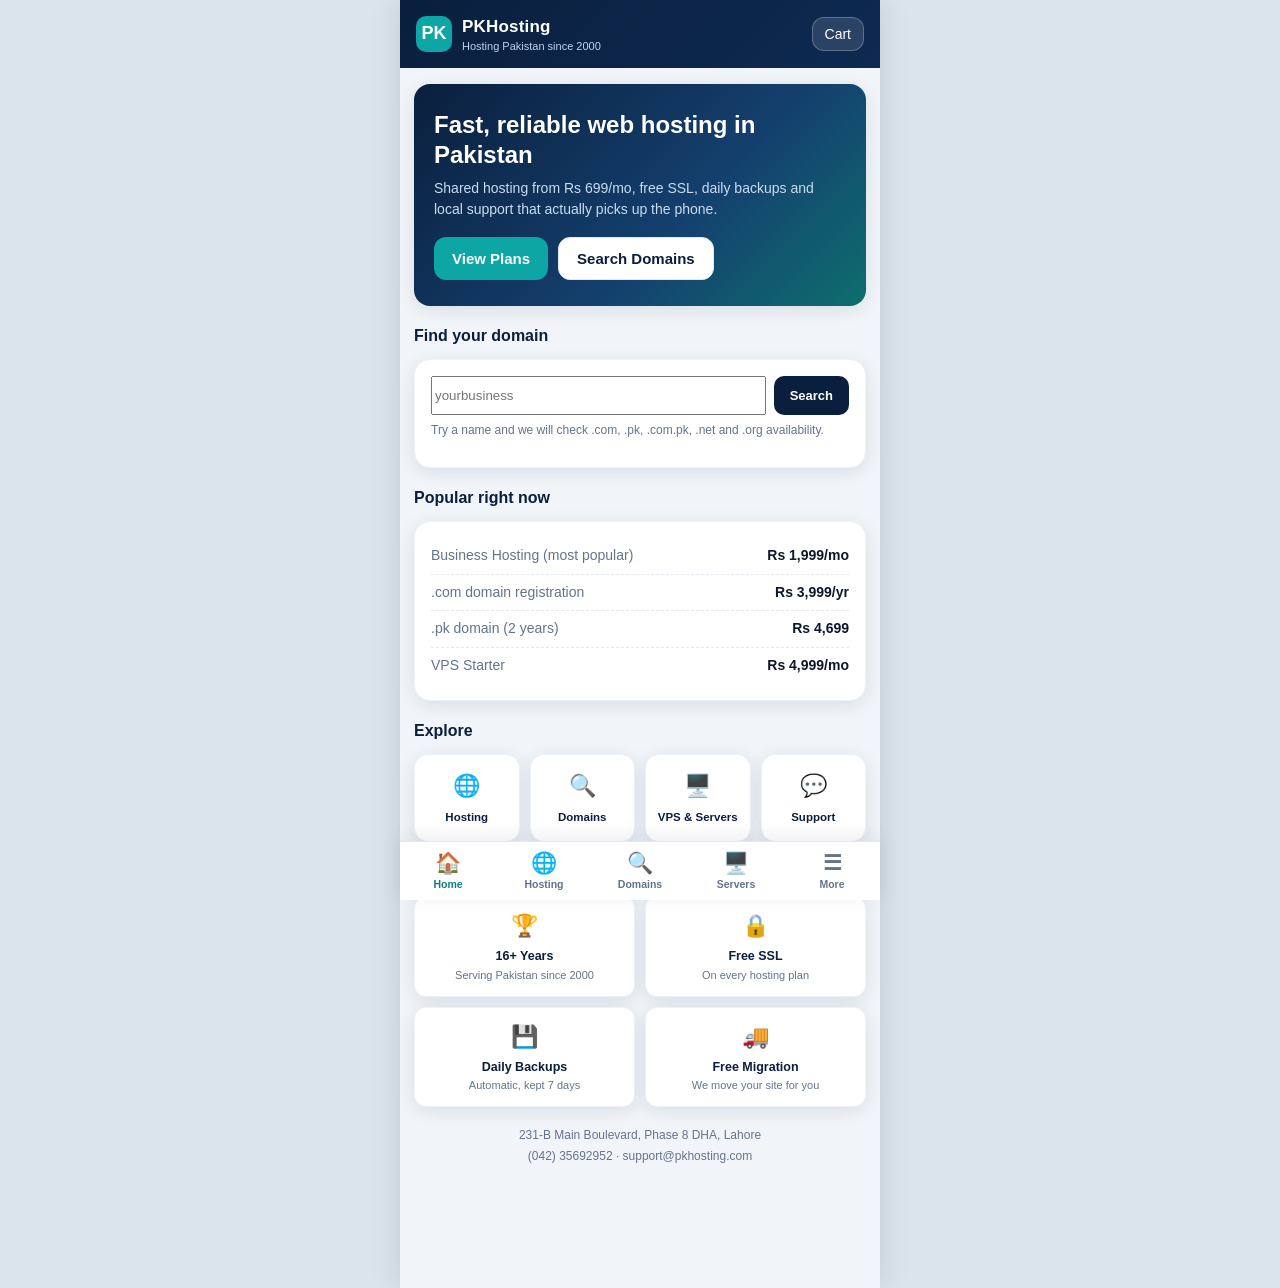
<file: pkhosting-app/index.html>
<!DOCTYPE html>
<html lang="en">
<head>
<meta charset="UTF-8">
<meta name="viewport" content="width=device-width, initial-scale=1.0, viewport-fit=cover">
<title>PKHosting - Web Hosting Pakistan</title>
<meta name="description" content="PKHosting app: shared hosting, VPS, dedicated servers and domain registration in Pakistan. 16+ years of local support.">
<meta name="theme-color" content="#0a1f3d">
<link rel="manifest" href="manifest.json">
<link rel="icon" href="icon.svg" type="image/svg+xml">
<link rel="apple-touch-icon" href="icon.svg">
<link rel="stylesheet" href="styles.css">
</head>
<body>
<div class="app">

  <header class="topbar">
    <div class="brand" id="brandHome" style="cursor:pointer">
      <div class="logo">PK</div>
      <div><span class="name">PKHosting</span><span class="tag">Hosting Pakistan since 2000</span></div>
    </div>
    <button class="cartbtn" id="cartBtn" aria-label="Open cart">Cart <span class="badge" id="cartBadge" style="display:none">0</span></button>
  </header>

  <main id="views">

    <!-- HOME -->
    <section class="view" data-view="home">
      <div class="hero">
        <h1>Fast, reliable web hosting in Pakistan</h1>
        <p>Shared hosting from Rs 699/mo, free SSL, daily backups and local support that actually picks up the phone.</p>
        <div class="cta-row">
          <button class="btn btn-primary" data-go="hosting">View Plans</button>
          <button class="btn btn-outline" data-go="domains">Search Domains</button>
        </div>
      </div>

      <h3 class="stitle">Find your domain</h3>
      <div class="card">
        <div class="searchrow">
          <input type="text" id="homeDomainInput" placeholder="yourbusiness" autocapitalize="off" spellcheck="false" aria-label="Domain name">
          <button class="btn btn-navy btn-sm" id="homeDomainBtn" style="padding:12px 16px">Search</button>
        </div>
        <p class="hint">Try a name and we will check .com, .pk, .com.pk, .net and .org availability.</p>
      </div>

      <h3 class="stitle">Popular right now</h3>
      <div class="card">
        <div class="kv"><span class="k">Business Hosting (most popular)</span><span class="v">Rs 1,999/mo</span></div>
        <div class="kv"><span class="k">.com domain registration</span><span class="v">Rs 3,999/yr</span></div>
        <div class="kv"><span class="k">.pk domain (2 years)</span><span class="v">Rs 4,699</span></div>
        <div class="kv"><span class="k">VPS Starter</span><span class="v">Rs 4,999/mo</span></div>
      </div>

      <h3 class="stitle">Explore</h3>
      <div class="qlinks">
        <div class="qlink" data-go="hosting"><span class="ic">🌐</span><span class="t">Hosting</span></div>
        <div class="qlink" data-go="domains"><span class="ic">🔍</span><span class="t">Domains</span></div>
        <div class="qlink" data-go="servers"><span class="ic">🖥️</span><span class="t">VPS &amp; Servers</span></div>
        <div class="qlink" data-go="support"><span class="ic">💬</span><span class="t">Support</span></div>
      </div>

      <h3 class="stitle">Why PKHosting</h3>
      <div class="badges">
        <div class="badge-card"><div class="ic">🏆</div><div class="t">16+ Years</div><div class="s">Serving Pakistan since 2000</div></div>
        <div class="badge-card"><div class="ic">🔒</div><div class="t">Free SSL</div><div class="s">On every hosting plan</div></div>
        <div class="badge-card"><div class="ic">💾</div><div class="t">Daily Backups</div><div class="s">Automatic, kept 7 days</div></div>
        <div class="badge-card"><div class="ic">🚚</div><div class="t">Free Migration</div><div class="s">We move your site for you</div></div>
      </div>
      <p class="footer-note">231-B Main Boulevard, Phase 8 DHA, Lahore<br>(042) 35692952 · support@pkhosting.com</p>
    </section>

    <!-- HOSTING -->
    <section class="view" data-view="hosting">
      <h2 class="vtitle">Web Hosting Plans</h2>
      <p class="lead">All plans include free SSL, daily backups, 1-click WordPress and free migration.</p>
      <div class="toggle" role="tablist" aria-label="Billing period">
        <button id="billMonthly" class="on">Monthly</button>
        <button id="billAnnual">Annual <span style="color:var(--green)">(2 months free)</span></button>
      </div>
      <div id="planList"></div>
      <div class="card">
        <h3 class="stitle" style="margin-top:0">Every plan includes</h3>
        <div class="kv"><span class="k">Free SSL certificate</span><span class="v">✓</span></div>
        <div class="kv"><span class="k">Daily backups (7-day retention)</span><span class="v">✓</span></div>
        <div class="kv"><span class="k">1-click WordPress install</span><span class="v">✓</span></div>
        <div class="kv"><span class="k">Free website migration</span><span class="v">✓</span></div>
        <div class="kv"><span class="k">99.9% uptime commitment</span><span class="v">✓</span></div>
      </div>
    </section>

    <!-- DOMAINS -->
    <section class="view" data-view="domains">
      <h2 class="vtitle">Domain Names</h2>
      <p class="lead">Search and register your perfect domain in minutes.</p>
      <div class="card">
        <div class="searchrow">
          <input type="text" id="domainInput" placeholder="yourbusiness" autocapitalize="off" spellcheck="false" aria-label="Domain name to check">
          <button class="btn btn-navy btn-sm" id="domainBtn" style="padding:12px 16px">Check</button>
        </div>
        <p class="hint">Type just the name, without the extension. We check 5 popular TLDs.</p>
      </div>
      <div class="card" id="domainResults" style="display:none">
        <h3 class="stitle" style="margin-top:0">Availability</h3>
        <div id="domainResultList"></div>
      </div>
      <h3 class="stitle">Registration prices</h3>
      <div class="card" id="tldList"></div>
      <div class="notice">.pk, .com.pk, .org.pk and .net.pk are registered for 2-year terms through PKNIC.</div>
    </section>

    <!-- SERVERS -->
    <section class="view" data-view="servers">
      <h2 class="vtitle">VPS &amp; Dedicated Servers</h2>
      <p class="lead">Full root access, NVMe storage and DDoS protection on every server.</p>
      <h3 class="stitle">Virtual Private Servers</h3>
      <div id="vpsList"></div>
      <h3 class="stitle">Dedicated Servers</h3>
      <div id="dedList"></div>
      <div class="notice">All servers are billed monthly and can be cancelled anytime. Lahore-based support, Mon-Fri 9am-6pm PKT.</div>
    </section>

    <!-- MORE -->
    <section class="view" data-view="more">
      <h2 class="vtitle">More</h2>
      <div class="menu" data-go="client"><span class="ic">👤</span><div><div class="t">Client Area</div><div class="s">Services, invoices &amp; tickets</div></div><span class="go">›</span></div>
      <div class="menu" data-go="support"><span class="ic">💬</span><div><div class="t">Support</div><div class="s">FAQs, contact &amp; ticket status</div></div><span class="go">›</span></div>
      <div class="menu" data-go="about"><span class="ic">🏢</span><div><div class="t">About PKHosting</div><div class="s">16+ years hosting Pakistan</div></div><span class="go">›</span></div>
      <div class="menu" data-go="backup"><span class="ic">💾</span><div><div class="t">Backup Policy</div><div class="s">How your data is protected</div></div><span class="go">›</span></div>
      <div class="menu" data-go="migration"><span class="ic">🚚</span><div><div class="t">Free Migration</div><div class="s">We move your site for free</div></div><span class="go">›</span></div>
    </section>

    <!-- CART -->
    <section class="view" data-view="cart">
      <button class="backbtn" data-go="home">‹ Back</button>
      <h2 class="vtitle">Your Cart</h2>
      <div id="cartBody"></div>
    </section>

    <!-- CHECKOUT -->
    <section class="view" data-view="checkout">
      <button class="backbtn" id="checkoutBack">‹ Back</button>
      <h2 class="vtitle">Checkout</h2>
      <div class="steps" id="stepsBar">
        <div class="step" data-s="1"><div class="dot">1</div>Review</div>
        <div class="step" data-s="2"><div class="dot">2</div>Details</div>
        <div class="step" data-s="3"><div class="dot">3</div>Payment</div>
        <div class="step" data-s="4"><div class="dot">4</div>Done</div>
      </div>
      <div id="checkoutBody"></div>
    </section>

    <!-- CLIENT AREA -->
    <section class="view" data-view="client">
      <button class="backbtn" data-go="more">‹ Back</button>
      <h2 class="vtitle">Client Area</h2>
      <p class="lead">Welcome back, Demo User. This is a local demo of the client portal.</p>
      <h3 class="stitle">My services</h3>
      <div id="svcList"></div>
      <h3 class="stitle">Invoices</h3>
      <div id="invList"></div>
      <h3 class="stitle">Support tickets</h3>
      <div id="ticketList"></div>
      <div class="card">
        <h3 class="stitle" style="margin-top:0">Open a new ticket</h3>
        <div class="field"><label for="tkSubject">Subject</label><input id="tkSubject" type="text" placeholder="e.g. Email not working"><div class="err">Please enter a subject.</div></div>
        <div class="field"><label for="tkDept">Department</label><select id="tkDept"><option>Technical Support</option><option>Billing</option><option>Sales</option><option>Migration Help</option></select></div>
        <div class="field"><label for="tkMsg">Message</label><textarea id="tkMsg" rows="4" placeholder="Describe your issue in detail"></textarea><div class="err">Please describe your issue.</div></div>
        <button class="btn btn-primary btn-block" id="tkSubmit">Submit Ticket</button>
        <p class="hint">Tickets are saved on this device only (demo).</p>
      </div>
      <h3 class="stitle">Profile</h3>
      <div class="card">
        <div class="field"><label for="pfName">Full name</label><input id="pfName" type="text"></div>
        <div class="field"><label for="pfEmail">Email</label><input id="pfEmail" type="email"></div>
        <div class="field"><label for="pfPhone">Phone</label><input id="pfPhone" type="tel" placeholder="03xx xxxxxxx"></div>
        <button class="btn btn-navy btn-block" id="pfSave">Save Profile</button>
      </div>
    </section>

    <!-- SUPPORT -->
    <section class="view" data-view="support">
      <button class="backbtn" data-go="more">‹ Back</button>
      <h2 class="vtitle">Support</h2>
      <h3 class="stitle">Frequently asked questions</h3>
      <div class="card" id="faqList" style="padding-top:4px"></div>
      <h3 class="stitle">Contact us</h3>
      <div class="card">
        <a class="contact-row" href="tel:+924235692952"><span class="ic">📞</span><div><div class="t">(042) 35692952</div><div class="s">Mon-Fri, 9am-6pm PKT</div></div></a>
        <a class="contact-row" href="mailto:support@pkhosting.com"><span class="ic">✉️</span><div><div class="t">support@pkhosting.com</div><div class="s">We reply within a few hours</div></div></a>
        <div class="contact-row"><span class="ic">💬</span><div><div class="t">Live chat</div><div class="s">Mon-Fri, 9am-6pm PKT, on pkhosting.com</div></div></div>
        <div class="contact-row"><span class="ic">📍</span><div><div class="t">231-B Main Boulevard, Phase 8 DHA</div><div class="s">Lahore, Pakistan</div></div></div>
      </div>
      <button class="btn btn-primary btn-block" data-go="client" id="supportTicketBtn">Check my tickets</button>
    </section>

    <!-- ABOUT -->
    <section class="view" data-view="about">
      <button class="backbtn" data-go="more">‹ Back</button>
      <h2 class="vtitle">About PKHosting</h2>
      <div class="card">
        <p>PKHosting (pkhosting.com) is a Pakistan-based web hosting company that has been serving local businesses, developers and agencies since 2000, over 16 years of continuous operation.</p>
        <p>We provide shared web hosting, VPS, dedicated servers, domain registration and SSL certificates, backed by support engineers in Lahore who understand the local market, local payment methods and PKNIC domain rules.</p>
        <div class="kv"><span class="k">Head office</span><span class="v">231-B Main Boulevard, Phase 8 DHA, Lahore</span></div>
        <div class="kv"><span class="k">Phone</span><span class="v">(042) 35692952</span></div>
        <div class="kv"><span class="k">Email</span><span class="v">support@pkhosting.com</span></div>
        <div class="kv"><span class="k">Support hours</span><span class="v">Mon-Fri, 9am-6pm PKT</span></div>
      </div>
    </section>

    <!-- BACKUP -->
    <section class="view" data-view="backup">
      <button class="backbtn" data-go="more">‹ Back</button>
      <h2 class="vtitle">Backup Policy</h2>
      <div class="card">
        <h3 class="stitle" style="margin-top:0">How your data is protected</h3>
        <div class="kv"><span class="k">Backup frequency</span><span class="v">Daily (automatic)</span></div>
        <div class="kv"><span class="k">Retention</span><span class="v">7 daily copies</span></div>
        <div class="kv"><span class="k">What's included</span><span class="v">Files + databases</span></div>
        <div class="kv"><span class="k">Restore requests</span><span class="v">Free via support ticket</span></div>
        <p style="margin-top:12px">Backups run automatically every night on all shared hosting plans at no extra cost. If you ever need a file or a full account restored, open a support ticket and our team will restore it for you free of charge.</p>
        <p>We still recommend keeping your own off-site copy of critical data. If you need longer retention or custom backup schedules, ask about our VPS backup add-ons.</p>
      </div>
    </section>

    <!-- MIGRATION -->
    <section class="view" data-view="migration">
      <button class="backbtn" data-go="more">‹ Back</button>
      <h2 class="vtitle">Free Migration</h2>
      <div class="card">
        <h3 class="stitle" style="margin-top:0">We move your website for free</h3>
        <p>Switching from another host? Our engineers will migrate your website to PKHosting at no cost and with minimal downtime.</p>
        <div class="kv"><span class="k">Cost</span><span class="v">100% free</span></div>
        <div class="kv"><span class="k">Typical turnaround</span><span class="v">Within 24 hours</span></div>
        <div class="kv"><span class="k">What's moved</span><span class="v">Files, databases, emails</span></div>
        <div class="kv"><span class="k">Downtime</span><span class="v">Minimal, planned with you</span></div>
        <p style="margin-top:12px"><strong>How it works:</strong></p>
        <p>1. Order any hosting plan.<br>2. Open a ticket (or choose Migration Help) with your old host's cPanel login.<br>3. We copy everything over and verify the site works.<br>4. You point your domain to us, we confirm it's live.</p>
        <button class="btn btn-primary btn-block" data-go="hosting">Choose a plan</button>
      </div>
    </section>

  </main>

  <nav class="tabbar" aria-label="Main navigation">
    <button class="tab on" data-go="home"><span class="ic">🏠</span>Home</button>
    <button class="tab" data-go="hosting"><span class="ic">🌐</span>Hosting</button>
    <button class="tab" data-go="domains"><span class="ic">🔍</span>Domains</button>
    <button class="tab" data-go="servers"><span class="ic">🖥️</span>Servers</button>
    <button class="tab" data-go="more"><span class="ic">☰</span>More</button>
  </nav>

  <div class="toast" id="toast"></div>
</div>
<script src="app.js"></script>
</body>
</html>
</file>
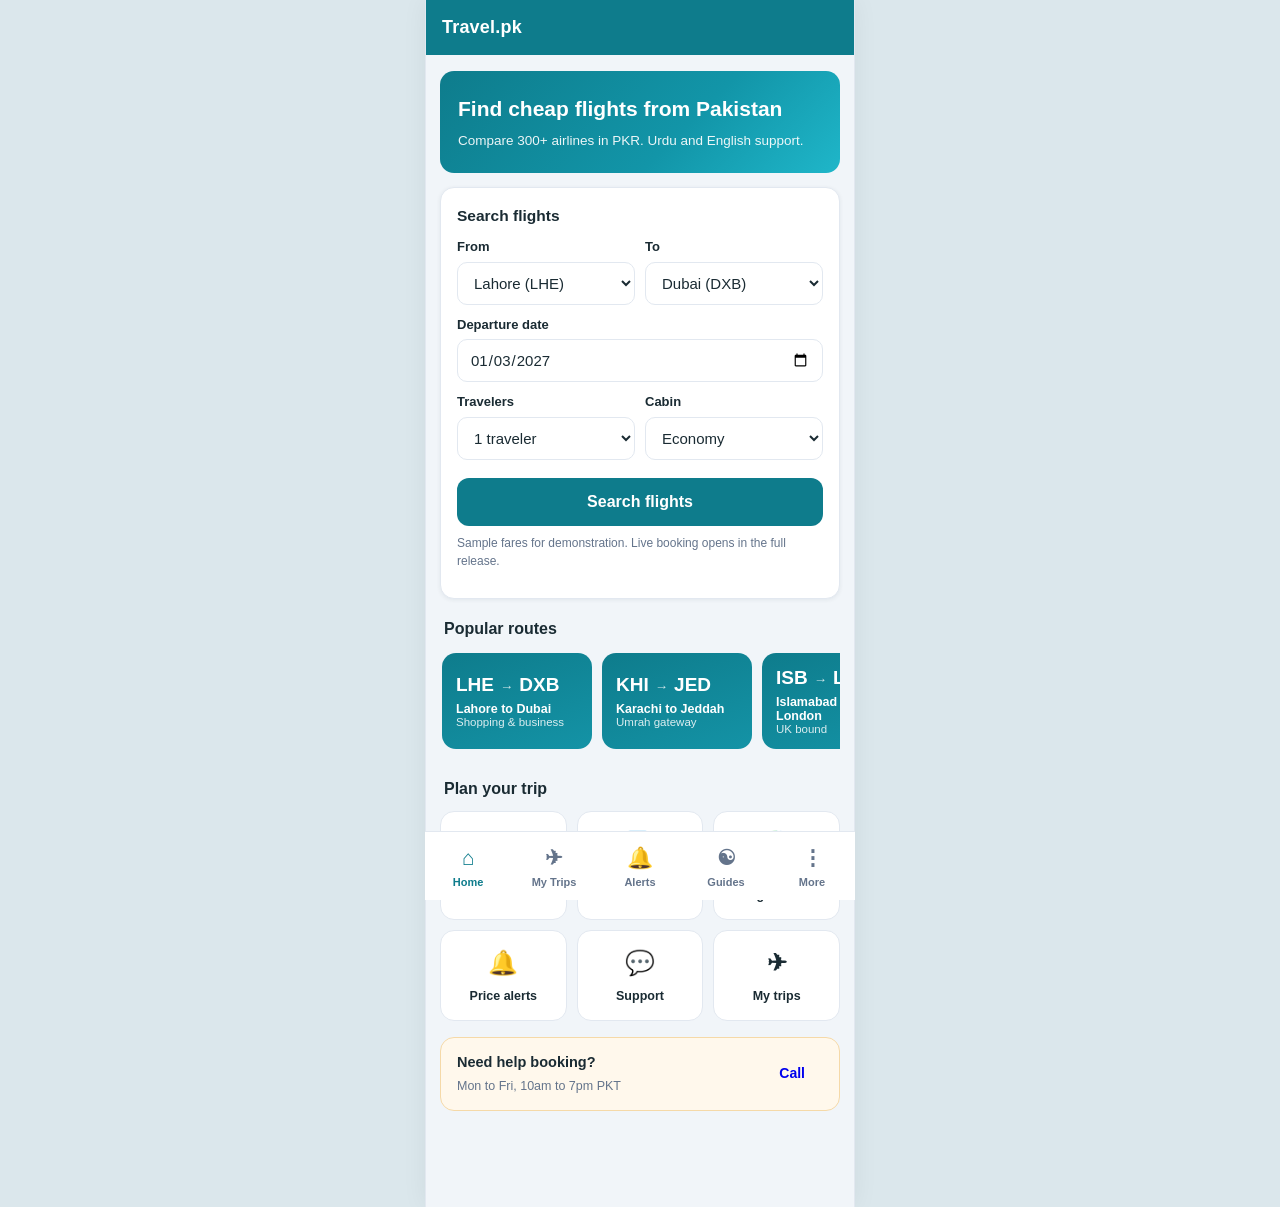
<file: travelpk-app/index.html>
<!DOCTYPE html>
<html lang="en">
<head>
  <meta charset="UTF-8">
  <meta name="viewport" content="width=device-width, initial-scale=1, viewport-fit=cover">
  <meta name="theme-color" content="#0e7c8c">
  <meta name="description" content="Travel.pk demo app: compare flights across 300+ airlines in PKR, plan Umrah, get visa guidance and price alerts.">
  <title>Travel.pk - Cheap Flights from Pakistan</title>
  <link rel="manifest" href="manifest.json">
  <link rel="icon" type="image/png" sizes="192x192" href="assets/icon-192.png">
  <link rel="apple-touch-icon" href="assets/icon-192.png">
  <link rel="stylesheet" href="styles.css">
</head>
<body>
  <div id="app">
    <main id="view"></main>
  </div>
  <script src="data.js"></script>
  <script src="app.js"></script>
  <script>
    if ("serviceWorker" in navigator) {
      window.addEventListener("load", function () {
        navigator.serviceWorker.register("sw.js").catch(function () {});
      });
    }
  </script>
</body>
</html>
</file>
<file: pkhosting-app/styles.css>
/* PKHosting App - mobile-first styles */
:root{
  --navy:#0a1f3d;
  --navy-2:#0e2a52;
  --slate:#334155;
  --ink:#0f172a;
  --muted:#64748b;
  --bg:#f1f5f9;
  --card:#ffffff;
  --accent:#0ea5a5;
  --accent-dark:#0b7f7f;
  --amber:#f59e0b;
  --green:#16a34a;
  --red:#dc2626;
  --line:#e2e8f0;
  --radius:16px;
  --shadow:0 4px 18px rgba(10,31,61,.10);
}
*{box-sizing:border-box;-webkit-tap-highlight-color:transparent}
html,body{margin:0;padding:0}
body{
  font-family:-apple-system,BlinkMacSystemFont,"Segoe UI",Roboto,"Helvetica Neue",Arial,sans-serif;
  background:#dbe3ec;color:var(--ink);font-size:15px;line-height:1.55;
}
.app{max-width:480px;margin:0 auto;background:var(--bg);min-height:100vh;position:relative;
  padding-bottom:86px;box-shadow:0 0 30px rgba(0,0,0,.12)}

/* Header */
.topbar{position:sticky;top:0;z-index:50;background:linear-gradient(135deg,var(--navy),var(--navy-2));
  color:#fff;padding:14px 16px;display:flex;align-items:center;justify-content:space-between}
.brand{display:flex;align-items:center;gap:10px}
.brand .logo{width:36px;height:36px;border-radius:10px;background:var(--accent);
  display:flex;align-items:center;justify-content:center;font-weight:800;color:#fff;font-size:18px}
.brand .name{font-weight:700;font-size:17px;letter-spacing:.2px}
.brand .tag{font-size:11px;color:#bcd3ef;display:block;line-height:1.2}
.cartbtn{position:relative;background:rgba(255,255,255,.12);border:1px solid rgba(255,255,255,.25);
  color:#fff;border-radius:12px;padding:8px 12px;font-size:14px;cursor:pointer}
.cartbtn .badge{position:absolute;top:-8px;right:-8px;background:var(--amber);color:#3b2503;
  font-size:11px;font-weight:700;min-width:20px;height:20px;border-radius:10px;
  display:flex;align-items:center;justify-content:center;padding:0 5px}

/* Views */
.view{display:none;padding:16px 14px 24px;animation:fade .22s ease}
.view.active{display:block}
@keyframes fade{from{opacity:0;transform:translateY(6px)}to{opacity:1;transform:none}}

h2.vtitle{margin:2px 0 12px;font-size:21px;color:var(--navy)}
h3.stitle{margin:18px 0 10px;font-size:16px;color:var(--navy)}
p.lead{color:var(--muted);margin:0 0 14px}
.backbtn{background:none;border:none;color:var(--accent-dark);font-size:14px;font-weight:600;
  cursor:pointer;padding:0 0 10px;display:inline-flex;align-items:center;gap:4px}

/* Hero */
.hero{background:linear-gradient(135deg,var(--navy) 0%,#14406e 60%,#0e6e6e 100%);color:#fff;
  border-radius:var(--radius);padding:26px 20px;margin-bottom:14px;box-shadow:var(--shadow)}
.hero h1{margin:0 0 8px;font-size:24px;line-height:1.25}
.hero p{margin:0 0 16px;color:#c9dcf3;font-size:14px}
.hero .cta-row{display:flex;gap:10px;flex-wrap:wrap}

/* Buttons */
.btn{display:inline-block;border:none;cursor:pointer;font-weight:700;font-size:15px;
  border-radius:12px;padding:12px 18px;text-align:center;transition:transform .08s}
.btn:active{transform:scale(.97)}
.btn-primary{background:var(--accent);color:#fff}
.btn-primary:hover{background:var(--accent-dark)}
.btn-navy{background:var(--navy);color:#fff}
.btn-outline{background:#fff;color:var(--navy);border:1.5px solid var(--line)}
.btn-block{width:100%;display:block}
.btn-sm{padding:8px 12px;font-size:13px;border-radius:10px}
.btn:disabled{opacity:.5;cursor:default}

/* Cards */
.card{background:var(--card);border-radius:var(--radius);padding:16px;margin-bottom:12px;
  box-shadow:var(--shadow);border:1px solid #eef2f7}
.card.tight{padding:12px}
.row{display:flex;gap:12px}
.row>*{flex:1}
.kv{display:flex;justify-content:space-between;padding:7px 0;border-bottom:1px dashed var(--line);font-size:14px}
.kv:last-child{border-bottom:none}
.kv .k{color:var(--muted)}
.kv .v{font-weight:600;text-align:right}

/* Trust badges */
.badges{display:grid;grid-template-columns:1fr 1fr;gap:10px;margin:12px 0}
.badge-card{background:var(--card);border-radius:12px;padding:12px;text-align:center;
  box-shadow:var(--shadow);border:1px solid #eef2f7}
.badge-card .ic{font-size:22px}
.badge-card .t{font-size:12.5px;font-weight:700;color:var(--navy);margin-top:4px}
.badge-card .s{font-size:11px;color:var(--muted)}

/* Quick links */
.qlinks{display:grid;grid-template-columns:repeat(4,1fr);gap:10px;margin:6px 0 4px}
.qlink{background:var(--card);border:1px solid #eef2f7;border-radius:14px;padding:14px 6px;
  text-align:center;box-shadow:var(--shadow);cursor:pointer}
.qlink .ic{font-size:22px;display:block}
.qlink .t{font-size:11.5px;font-weight:600;color:var(--navy);margin-top:6px;display:block}

/* Plan cards */
.plan{position:relative;border:2px solid var(--line)}
.plan.popular{border-color:var(--amber);background:linear-gradient(180deg,#fffdf6,#fff)}
.plan .pop{position:absolute;top:-12px;left:50%;transform:translateX(-50%);background:var(--amber);
  color:#3b2503;font-size:11px;font-weight:800;padding:3px 12px;border-radius:20px;white-space:nowrap}
.plan h3{margin:4px 0 2px;color:var(--navy);font-size:17px}
.plan .price{font-size:28px;font-weight:800;color:var(--navy);margin:6px 0 0}
.plan .price small{font-size:13px;font-weight:500;color:var(--muted)}
.plan ul{list-style:none;margin:10px 0 14px;padding:0}
.plan ul li{padding:5px 0 5px 26px;position:relative;font-size:14px;color:var(--slate)}
.plan ul li::before{content:"✓";position:absolute;left:4px;color:var(--green);font-weight:800}

/* Toggle */
.toggle{display:flex;background:#e6edf5;border-radius:12px;padding:4px;margin:4px 0 14px}
.toggle button{flex:1;border:none;background:none;padding:10px;border-radius:9px;font-weight:700;
  font-size:14px;color:var(--muted);cursor:pointer}
.toggle button.on{background:#fff;color:var(--navy);box-shadow:0 2px 8px rgba(0,0,0,.12)}

/* Forms */
.field{margin-bottom:12px}
.field label{display:block;font-size:13px;font-weight:600;color:var(--slate);margin-bottom:5px}
.field input,.field select,.field textarea{width:100%;border:1.5px solid var(--line);border-radius:11px;
  padding:12px;font-size:15px;font-family:inherit;background:#fff}
.field input:focus,.field select:focus,.field textarea:focus{outline:none;border-color:var(--accent)}
.field .err{color:var(--red);font-size:12px;margin-top:3px;display:none}
.field.invalid input,.field.invalid textarea{border-color:var(--red)}
.field.invalid .err{display:block}
.searchrow{display:flex;gap:8px}
.searchrow input{flex:1}
.hint{font-size:12px;color:var(--muted);margin-top:6px}

/* Domain results */
.dom-result{display:flex;align-items:center;justify-content:space-between;padding:12px 4px;
  border-bottom:1px solid var(--line)}
.dom-result:last-child{border-bottom:none}
.dom-name{font-weight:700;color:var(--navy);font-size:15px}
.dom-price{font-size:13px;color:var(--muted)}
.pill{font-size:11px;font-weight:800;padding:4px 10px;border-radius:20px;text-transform:uppercase}
.pill.ok{background:#dcfce7;color:#166534}
.pill.no{background:#fee2e2;color:#991b1b}
.tldrow{display:flex;justify-content:space-between;align-items:center;padding:10px 2px;
  border-bottom:1px solid var(--line);font-size:14px}
.tldrow:last-child{border-bottom:none}
.tldrow .t{font-weight:700;color:var(--navy)}
.tldrow .p{color:var(--muted)}

/* Servers */
.spec{display:flex;flex-wrap:wrap;gap:6px;margin:10px 0}
.spec span{background:#eef4fb;color:var(--navy);font-size:12px;font-weight:600;padding:5px 10px;border-radius:8px}

/* Steps */
.steps{display:flex;margin:4px 0 16px}
.step{flex:1;text-align:center;font-size:11px;color:var(--muted);position:relative;font-weight:600}
.step .dot{width:28px;height:28px;border-radius:50%;background:#e2e8f0;color:var(--muted);
  display:flex;align-items:center;justify-content:center;margin:0 auto 4px;font-weight:800;font-size:13px}
.step.done .dot,.step.now .dot{background:var(--accent);color:#fff}
.step.now{color:var(--navy)}
.step::before{content:"";position:absolute;top:14px;left:-50%;width:100%;height:2px;background:#e2e8f0;z-index:-1}
.step:first-child::before{display:none}
.step.done::before{background:var(--accent)}

/* Cart */
.cart-item{display:flex;justify-content:space-between;align-items:center;padding:12px 0;
  border-bottom:1px solid var(--line)}
.cart-item .n{font-weight:700;color:var(--navy);font-size:14px}
.cart-item .d{font-size:12px;color:var(--muted)}
.cart-item .p{font-weight:800;color:var(--navy)}
.rm{background:none;border:none;color:var(--red);font-size:12px;cursor:pointer;padding:4px 0}
.empty{text-align:center;padding:36px 16px;color:var(--muted)}
.empty .ic{font-size:44px}

/* Payment methods */
.payopt{display:flex;align-items:center;gap:12px;border:2px solid var(--line);border-radius:12px;
  padding:14px;margin-bottom:10px;cursor:pointer;background:#fff}
.payopt.sel{border-color:var(--accent);background:#f0fdfa}
.payopt .radio{width:20px;height:20px;border-radius:50%;border:2px solid var(--muted);flex-shrink:0}
.payopt.sel .radio{border:6px solid var(--accent)}
.payopt .t{font-weight:700;color:var(--navy)}
.payopt .s{font-size:12px;color:var(--muted)}

/* Confirmation */
.confirm{text-align:center;padding:20px 8px}
.confirm .big{font-size:54px}
.confirm h2{color:var(--navy);margin:8px 0}
.orderref{display:inline-block;background:#eef4fb;border:1.5px dashed var(--accent-dark);
  border-radius:10px;padding:10px 18px;font-weight:800;color:var(--navy);margin:12px 0;font-size:16px}
.demo-note{background:#fffbeb;border:1px solid #fde68a;border-radius:10px;padding:10px 12px;
  font-size:12.5px;color:#92400e;margin-top:14px;text-align:left}

/* FAQ accordion */
.faq{border-bottom:1px solid var(--line)}
.faq .q{padding:14px 4px;font-weight:700;color:var(--navy);cursor:pointer;display:flex;
  justify-content:space-between;align-items:center;gap:8px;font-size:14.5px}
.faq .q .arw{color:var(--accent-dark);font-weight:800;transition:transform .2s}
.faq.open .q .arw{transform:rotate(180deg)}
.faq .a{display:none;padding:0 4px 14px;color:var(--slate);font-size:14px}
.faq.open .a{display:block}

/* Status pills for tickets/invoices */
.st{font-size:11px;font-weight:800;padding:4px 10px;border-radius:20px;text-transform:uppercase;white-space:nowrap}
.st-paid,.st-active,.st-open{background:#dcfce7;color:#166534}
.st-due,.st-pending{background:#fef3c7;color:#92400e}
.st-closed{background:#e2e8f0;color:#475569}

/* Service rows */
.svc{border:1px solid var(--line);border-radius:12px;padding:12px;margin-bottom:10px;background:#fff}
.svc .top{display:flex;justify-content:space-between;align-items:center;gap:8px}
.svc .nm{font-weight:700;color:var(--navy);font-size:14.5px}
.svc .meta{font-size:12px;color:var(--muted);margin-top:4px}

/* More menu */
.menu{display:flex;align-items:center;gap:12px;background:#fff;border:1px solid #eef2f7;
  border-radius:14px;padding:15px;margin-bottom:10px;box-shadow:var(--shadow);cursor:pointer}
.menu .ic{font-size:22px;width:30px;text-align:center}
.menu .t{font-weight:700;color:var(--navy);font-size:15px}
.menu .s{font-size:12px;color:var(--muted)}
.menu .go{margin-left:auto;color:var(--muted);font-weight:800}

/* Contact rows */
.contact-row{display:flex;align-items:center;gap:12px;padding:13px 2px;border-bottom:1px solid var(--line);
  text-decoration:none;color:inherit}
.contact-row:last-child{border-bottom:none}
.contact-row .ic{font-size:22px;width:32px;text-align:center}
.contact-row .t{font-weight:700;color:var(--navy);font-size:14.5px}
.contact-row .s{font-size:12.5px;color:var(--muted)}

/* Tab bar */
.tabbar{position:fixed;bottom:0;left:50%;transform:translateX(-50%);width:100%;max-width:480px;
  background:#fff;border-top:1px solid var(--line);display:flex;z-index:60;
  box-shadow:0 -4px 18px rgba(10,31,61,.08)}
.tab{flex:1;background:none;border:none;padding:9px 2px 10px;cursor:pointer;color:var(--muted);
  font-size:10.5px;font-weight:600;display:flex;flex-direction:column;align-items:center;gap:3px}
.tab .ic{font-size:21px}
.tab.on{color:var(--accent-dark)}

/* Toast */
.toast{position:fixed;bottom:96px;left:50%;transform:translateX(-50%) translateY(20px);background:var(--navy);
  color:#fff;padding:11px 18px;border-radius:12px;font-size:14px;font-weight:600;opacity:0;
  transition:all .25s;z-index:100;pointer-events:none;max-width:90%;text-align:center}
.toast.show{opacity:1;transform:translateX(-50%) translateY(0)}

.notice{background:#e0f2fe;border:1px solid #bae6fd;border-radius:10px;padding:10px 12px;
  font-size:13px;color:#0c4a6e;margin-bottom:12px}
.footer-note{text-align:center;color:var(--muted);font-size:12px;margin-top:18px;line-height:1.7}
</file>
<file: travelpk-app/styles.css>
/* Travel.pk demo app - mobile-first styles */
:root {
  --teal: #0e7c8c;
  --teal-dark: #0a5f6b;
  --sky: #e8f6f8;
  --accent: #f59e0b;
  --accent-dark: #d97706;
  --ink: #1a2b33;
  --muted: #64748b;
  --line: #e2e8f0;
  --card: #ffffff;
  --bg: #f1f5f9;
  --ok: #16a34a;
  --warn: #d97706;
  --bad: #dc2626;
  --radius: 14px;
}
* { box-sizing: border-box; -webkit-tap-highlight-color: transparent; }
html, body { margin: 0; padding: 0; }
body {
  font-family: -apple-system, BlinkMacSystemFont, "Segoe UI", Roboto, "Helvetica Neue", Arial, sans-serif;
  background: var(--bg);
  color: var(--ink);
  font-size: 15px;
  line-height: 1.5;
}
#app { max-width: 430px; margin: 0 auto; background: var(--bg); min-height: 100vh; position: relative; box-shadow: 0 0 24px rgba(0,0,0,.06); }
@media (min-width: 480px) {
  body { background: #dbe7ec; }
  #app { margin: 0 auto; border-left: 1px solid var(--line); border-right: 1px solid var(--line); }
}

/* app bar */
.appbar {
  position: sticky; top: 0; z-index: 20;
  display: flex; align-items: center; gap: 8px;
  background: var(--teal); color: #fff;
  padding: 14px 16px;
}
.appbar h1 { font-size: 18px; margin: 0; flex: 1; font-weight: 700; letter-spacing: .2px; }
.iconbtn {
  background: rgba(255,255,255,.15); border: none; color: #fff;
  width: 36px; height: 36px; border-radius: 10px; font-size: 18px; cursor: pointer;
}

/* screens */
.screen { padding: 16px 14px 96px; }
.hero {
  background: linear-gradient(135deg, var(--teal) 0%, #1295a8 60%, #1fb6c9 100%);
  color: #fff; border-radius: var(--radius); padding: 22px 18px; margin-bottom: 14px;
}
.hero h2 { margin: 0 0 6px; font-size: 21px; }
.hero p { margin: 0; opacity: .92; font-size: 13.5px; }
.sectitle { font-size: 16px; margin: 18px 4px 10px; }

/* cards */
.card {
  background: var(--card); border-radius: var(--radius);
  padding: 16px; margin-bottom: 12px;
  box-shadow: 0 1px 4px rgba(15,40,50,.07);
  border: 1px solid var(--line);
}
.card h3 { margin: 0 0 10px; font-size: 15.5px; }
.card h2 { margin: 0 0 8px; font-size: 19px; }

/* forms */
label { display: block; font-size: 13px; font-weight: 600; color: var(--ink); margin-bottom: 10px; }
input, select, textarea {
  display: block; width: 100%; margin-top: 5px;
  border: 1.5px solid var(--line); border-radius: 10px;
  padding: 11px 12px; font-size: 15px; background: #fff; color: var(--ink);
  font-family: inherit;
}
input:focus, select:focus, textarea:focus { outline: none; border-color: var(--teal); box-shadow: 0 0 0 3px rgba(14,124,140,.12); }
.grid2 { display: grid; grid-template-columns: 1fr 1fr; gap: 10px; }

/* buttons */
.btn {
  display: block; text-align: center; text-decoration: none;
  border-radius: 12px; padding: 13px 16px; font-size: 15px; font-weight: 700;
  border: none; cursor: pointer; margin: 8px 0; width: 100%;
}
.btn.primary { background: var(--teal); color: #fff; }
.btn.primary:active { background: var(--teal-dark); }
.btn.ghost { background: #fff; color: var(--teal); border: 1.5px solid var(--teal); }
.btn.big { padding: 15px 16px; font-size: 16px; }
.btn.small { width: auto; display: inline-block; padding: 9px 18px; margin: 0; font-size: 14px; }
.linkbtn { background: none; border: none; color: var(--teal); font-weight: 700; font-size: 13.5px; cursor: pointer; padding: 6px 0; }
.chip {
  border: 1.5px solid var(--line); background: #fff; border-radius: 999px;
  padding: 7px 16px; font-size: 13.5px; font-weight: 600; cursor: pointer; color: var(--ink);
}
.chip.on { background: var(--teal); border-color: var(--teal); color: #fff; }

/* flight cards */
.flightcard { border-bottom: 1px solid var(--line); padding-bottom: 10px; margin-bottom: 10px; }
.fc-top { display: flex; justify-content: space-between; align-items: center; margin-bottom: 8px; }
.airline { font-weight: 700; font-size: 15px; }
.faretag { background: var(--sky); color: var(--teal-dark); font-size: 12px; font-weight: 700; padding: 3px 10px; border-radius: 999px; }
.fc-route { display: flex; align-items: center; gap: 10px; font-size: 17px; margin-bottom: 8px; }
.fc-line { flex: 1; height: 2px; background: repeating-linear-gradient(90deg, var(--teal) 0 6px, transparent 6px 12px); border-radius: 2px; }
.seg { display: flex; justify-content: space-between; font-size: 13.5px; padding: 3px 0; color: var(--ink); }
.seg-time { font-weight: 700; font-variant-numeric: tabular-nums; }
.seg-route { color: var(--muted); }
.fc-meta { display: flex; flex-wrap: wrap; gap: 12px; font-size: 12.5px; color: var(--muted); margin-top: 8px; }
.fc-price { margin-top: 10px; display: flex; justify-content: space-between; align-items: center; }
.price { font-size: 20px; font-weight: 800; color: var(--teal-dark); }
.per { font-size: 12px; color: var(--muted); }
.farerules { background: #f8fafc; border: 1px dashed var(--line); border-radius: 10px; padding: 10px 12px; margin: 8px 0; font-size: 13.5px; }
.farerules ul { margin: 6px 0 0; padding-left: 18px; }
.resultcard .btn { margin-top: 10px; }
.resultsum { background: var(--teal); color: #fff; border-radius: var(--radius); padding: 12px 16px; margin-bottom: 10px; }
.resultsum strong { display: block; font-size: 16px; }
.resultsum span { font-size: 12.5px; opacity: .9; }
.sortrow { display: flex; align-items: center; gap: 8px; margin-bottom: 6px; font-size: 13.5px; font-weight: 600; }

/* home widgets */
.hscroll { display: flex; gap: 10px; overflow-x: auto; padding: 2px 2px 10px; -webkit-overflow-scrolling: touch; }
.destcard {
  flex: 0 0 150px; background: linear-gradient(160deg, #0e7c8c, #1493a6); color: #fff;
  border: none; border-radius: var(--radius); padding: 14px; text-align: left; cursor: pointer;
}
.dest-from, .dest-to { font-size: 19px; font-weight: 800; }
.dest-arrow { margin: 0 6px; opacity: .8; }
.dest-label { display: block; font-size: 12.5px; margin-top: 6px; font-weight: 600; }
.dest-tag { display: block; font-size: 11.5px; opacity: .85; }
.quickgrid { display: grid; grid-template-columns: 1fr 1fr 1fr; gap: 10px; }
.quick {
  background: #fff; border: 1px solid var(--line); border-radius: var(--radius);
  padding: 14px 8px; text-align: center; text-decoration: none; color: var(--ink);
  font-size: 12.5px; font-weight: 700;
}
.qicon { display: block; font-size: 24px; margin-bottom: 6px; }
.contactstrip {
  display: flex; justify-content: space-between; align-items: center;
  background: #fff8ec; border: 1px solid #f5d9a8; border-radius: var(--radius);
  padding: 14px 16px; margin-top: 16px;
}
.contactstrip strong { display: block; font-size: 14.5px; }
.contactstrip span { font-size: 12.5px; color: var(--muted); }

/* trips */
.tripcard { text-decoration: none; color: var(--ink); display: block; }
.tc-top { display: flex; justify-content: space-between; align-items: center; margin-bottom: 4px; }
.pill { font-size: 11.5px; font-weight: 700; padding: 3px 10px; border-radius: 999px; }
.pill.ok { background: #dcfce7; color: #15803d; }
.pill.done { background: #e0e7ff; color: #4338ca; }
.pill.warn { background: #fef3c7; color: #b45309; }
.pill.bad { background: #fee2e2; color: #b91c1c; }
.paxlist { padding-left: 18px; margin: 6px 0; }
.totalrow { display: flex; justify-content: space-between; align-items: center; font-size: 16px; }
.totalrow strong { color: var(--teal-dark); font-size: 19px; }

/* guides */
.guidecard { text-decoration: none; color: var(--ink); display: block; }
.guidehead { display: flex; gap: 12px; align-items: center; }
.gcode {
  background: var(--teal); color: #fff; font-weight: 800; font-size: 14px;
  width: 52px; height: 52px; border-radius: 12px; flex: 0 0 52px;
  display: flex; align-items: center; justify-content: center;
}
.gcode.big { width: 64px; height: 64px; font-size: 17px; margin-bottom: 10px; }
.feature { text-decoration: none; color: var(--ink); display: block; border-left: 4px solid var(--accent); }
.feature strong { font-size: 16px; }
.step { display: flex; gap: 12px; }
.stepnum {
  background: var(--accent); color: #fff; font-weight: 800; flex: 0 0 30px;
  width: 30px; height: 30px; border-radius: 50%; display: flex; align-items: center; justify-content: center; font-size: 14px;
}
.facts { list-style: none; padding: 0; margin: 10px 0; }
.facts li { padding: 4px 0; font-size: 14px; }

/* faq */
.faq-q {
  width: 100%; background: none; border: none; text-align: left; cursor: pointer;
  font-size: 14.5px; font-weight: 700; color: var(--ink); padding: 2px 0;
  display: flex; justify-content: space-between; gap: 8px; align-items: center;
}
.faq-a p { margin: 8px 0 2px; font-size: 14px; color: #334155; }

/* payment */
.payopt { display: flex; gap: 10px; align-items: flex-start; border: 1.5px solid var(--line); border-radius: 10px; padding: 12px; cursor: pointer; }
.payopt input { width: auto; margin-top: 3px; }
.payopt strong { display: block; font-size: 14.5px; }
.payopt small { color: var(--muted); font-weight: 400; font-size: 12.5px; }

/* more menu */
.menurrow { display: flex; gap: 12px; align-items: center; text-decoration: none; color: var(--ink); }
.menurrow .qicon { margin: 0; font-size: 22px; }
.menurrow div { flex: 1; }
.menurrow strong { font-size: 15px; }
.chev { font-size: 22px; color: var(--muted); }

/* confirmation */
.successcheck {
  width: 76px; height: 76px; border-radius: 50%; background: #dcfce7; color: var(--ok);
  font-size: 38px; display: flex; align-items: center; justify-content: center; margin: 18px auto 10px;
}
.refcode {
  text-align: center; font-size: 24px; font-weight: 800; letter-spacing: 2px;
  color: var(--teal-dark); background: var(--sky); border-radius: 10px; padding: 10px; margin: 4px 0 14px;
}
.ticket { background: #fff; border: 2px dashed var(--teal); border-radius: var(--radius); padding: 16px; margin-bottom: 12px; }

/* tab bar */
.tabbar {
  position: fixed; bottom: 0; left: 50%; transform: translateX(-50%);
  width: 100%; max-width: 430px; z-index: 20;
  display: flex; background: #fff; border-top: 1px solid var(--line);
  padding: 6px 0 calc(6px + env(safe-area-inset-bottom));
}
.tab { flex: 1; text-align: center; text-decoration: none; color: var(--muted); font-size: 11px; font-weight: 600; padding: 4px 0; }
.tabicon { display: block; font-size: 21px; }
.tab.active { color: var(--teal); }

/* misc */
.hidden { display: none !important; }
.center { text-align: center; }
.muted { color: var(--muted); }
.small { font-size: 12.5px; }
.empty { text-align: center; color: var(--muted); padding: 30px 10px; }
.fineprint { font-size: 12px; color: var(--muted); margin-top: 8px; }
ul { margin: 8px 0; }
li { margin-bottom: 4px; }
.toast {
  position: fixed; bottom: 90px; left: 50%; transform: translateX(-50%) translateY(20px);
  background: var(--ink); color: #fff; padding: 12px 20px; border-radius: 999px;
  font-size: 14px; opacity: 0; transition: all .3s; z-index: 100; max-width: 90%; text-align: center;
}
.toast.show { opacity: 1; transform: translateX(-50%) translateY(0); }
.alertcard .pill { margin-top: 4px; display: inline-block; }
</file>
